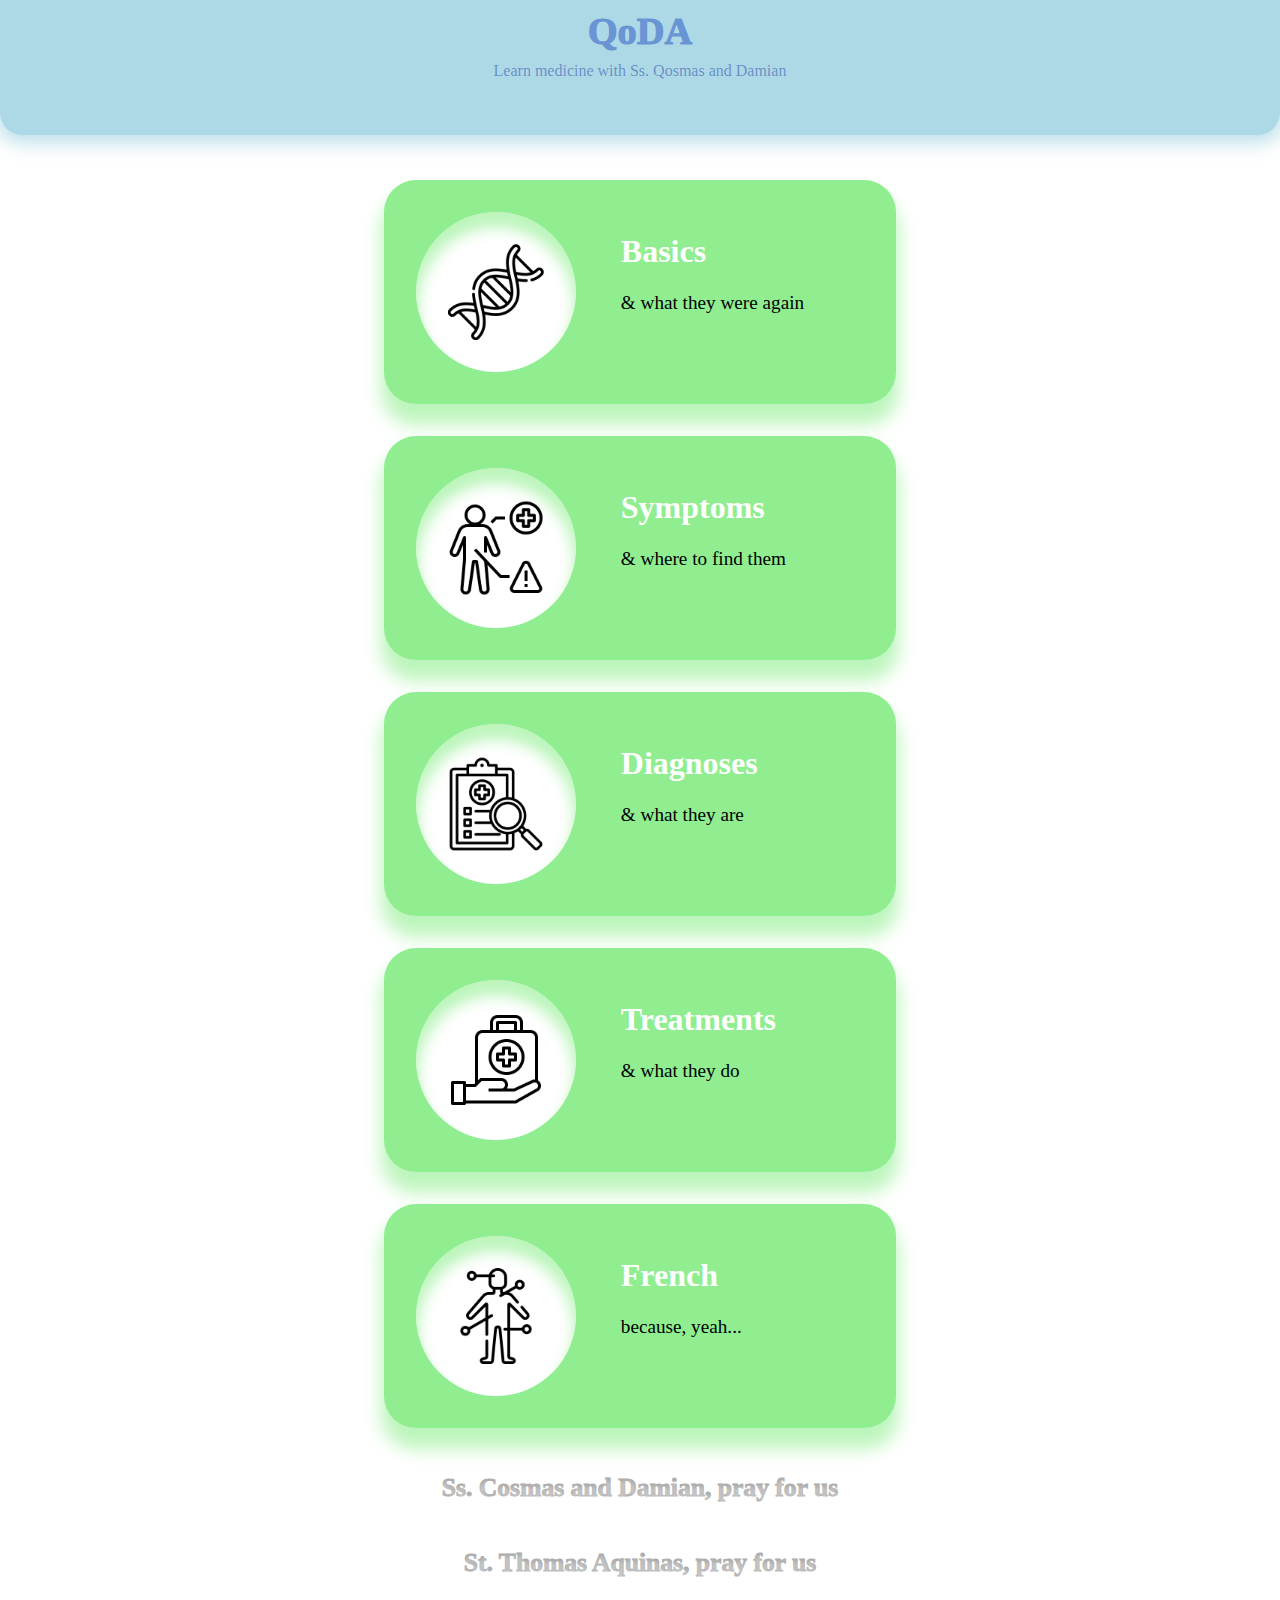
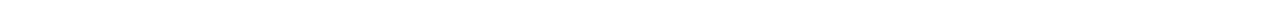
<file: index.html>
<html>

<head>
    
    <meta name="viewport" content="width=device-width, initial-scale=1.0, viewport-fit=cover">
    <title>FarmaCo: Farmacologie voor co-assistenten</title>
    <link rel="stylesheet" type="text/css" href="style.css" />

</head>
<body onclick="openFullscreen()">

    <script type="text/javascript" src="tools_rehearser.js"></script>

    <div class="top-menu">

        <div class="main-title"> QoDA </div>
        <div class="main-subtitle"> Learn medicine with Ss. Qosmas and Damian</div>

    </div>    

    <div class="main-container" id="main-container">

        <div class="card" onclick="location.href='page_basics.html'">

            <div class="bubble">
                <img src="./Images/DNA.png">
            </div>

            <div class="text-right">

                <H1> Basics </H1>
                <p> & what they were again </p>

            </div>

        </div>
        
        <div class="card" onclick="location.href='page_symptoms.html'">

            <div class="bubble">
                <img src="./Images/Symptoms.png">
            </div>

            <div class="text-right">

                <H1> Symptoms </H1>
                <p> & where to find them </p>

            </div>

        </div>

        <div class="card" onclick="location.href='page_diagnoses.html'">

            <div class="bubble">
                <img src="./Images/Diagnoses.png">
            </div>

            <div class="text-right">

                <H1> Diagnoses </H1>
                <p> & what they are </p>

            </div>

        </div>

        <div class="card" onclick="location.href='page_treatment.html'">

            <div class="bubble">
                <img src="./Images/Treatment.png">
            </div>

            <div class="text-right">

                <H1> Treatments </H1>
                <p> & what they do </p>

            </div>

        </div>

        <div class="card" onclick="location.href='page_french.html'">

            <div class="bubble">
                <img src="./Images/Whole_body.png">
            </div>

            <div class="text-right">

                <H1> French </H1>
                <p> because, yeah... </p>

            </div>

        </div>

        <div class="inset-prayer"> <p> Ss. Cosmas and Damian, pray for us </p> </div>

        <div class="inset-prayer"> <p> St. Thomas Aquinas, pray for us </p> </div>

    </div>

</body>

</html>
</file>
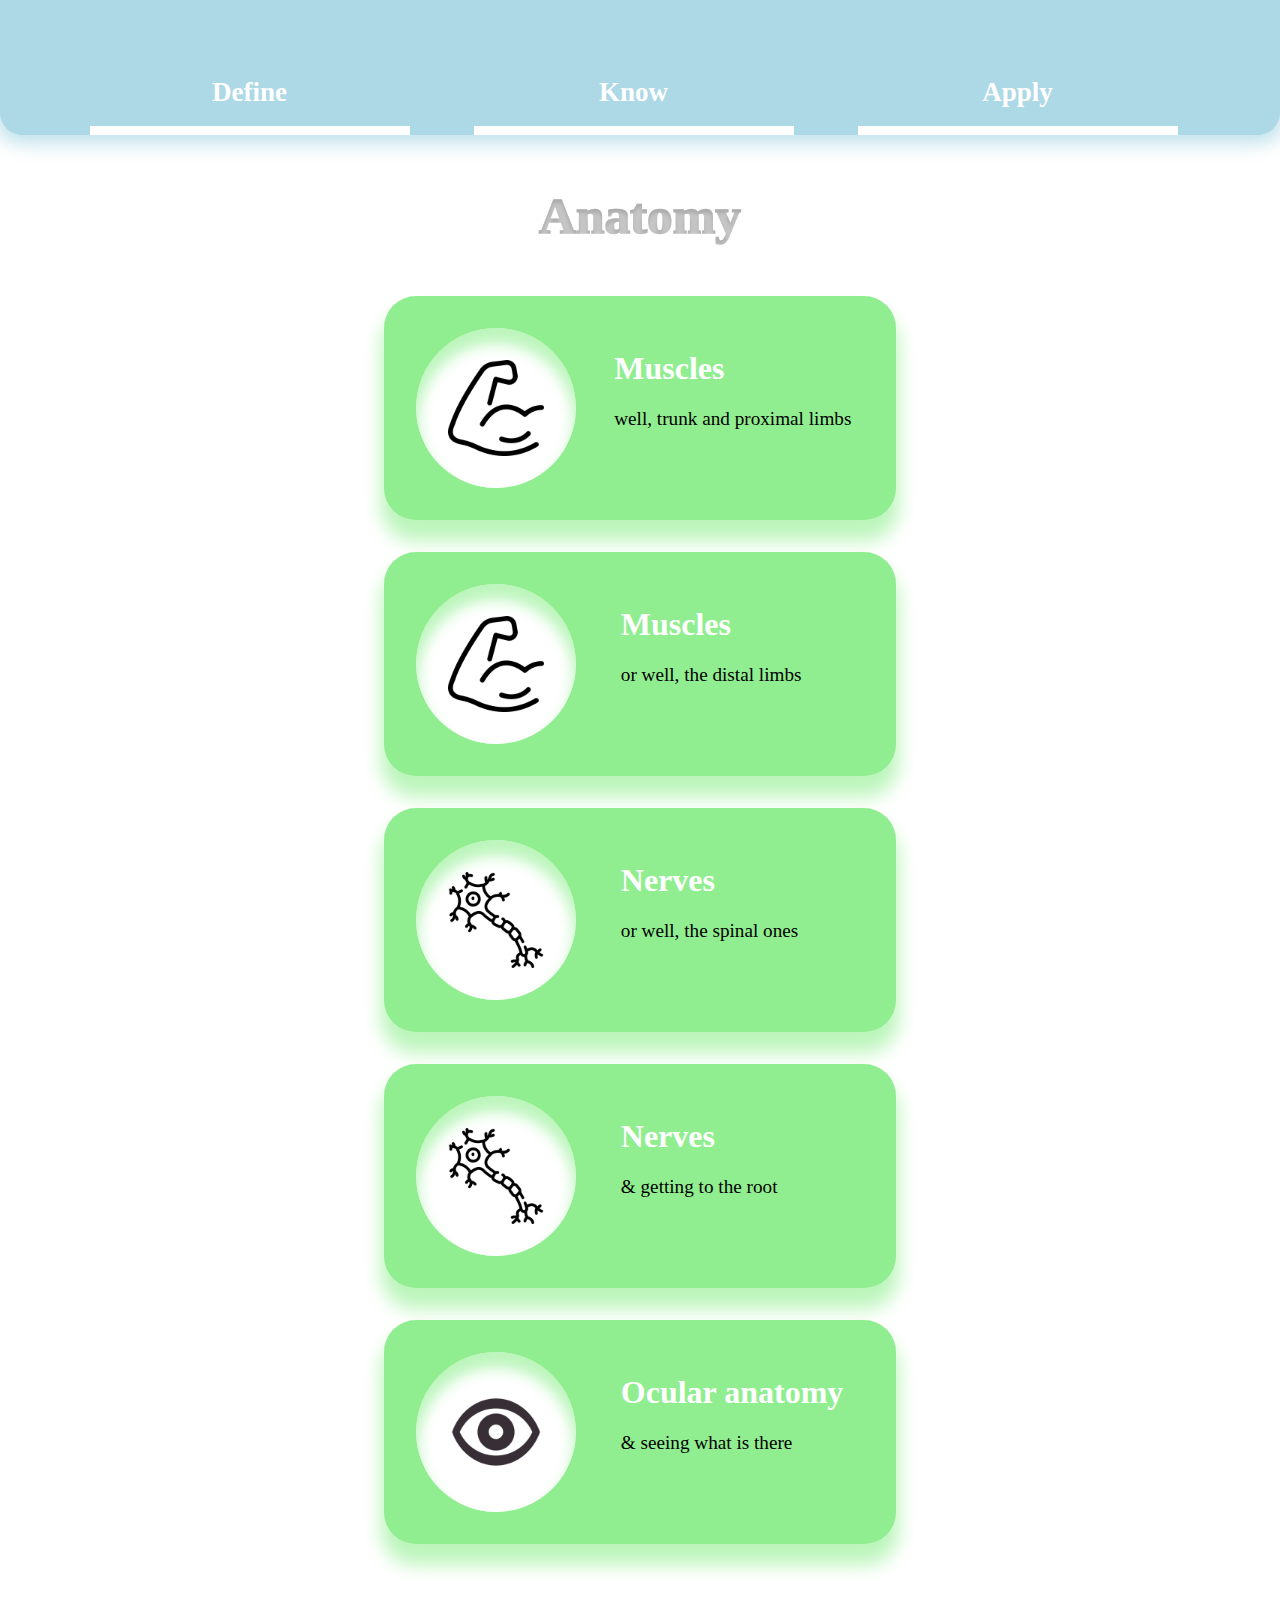
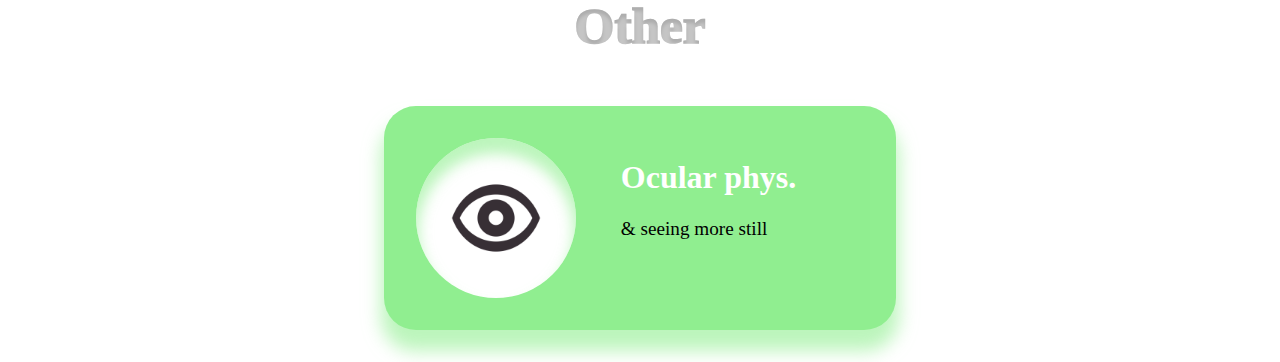
<file: page_basics.html>
<html>


<head>
    
    <meta name="viewport" content="width=device-width, initial-scale=1.0, viewport-fit=cover">
    <title>FarmaCo: Farmacologie voor co-assistenten</title>
    <link rel="stylesheet" type="text/css" href="style.css" />

</head>
<body onclick="openFullscreen()">

    <script type="text/javascript" src="tools_rehearser.js"></script>

    <div class="top-menu">

        <div class="menu-item" id="item-1 active" onclick="location.href='page_basics.html'">

            Define

        </div>

        <div class="menu-item" id="item-2" onclick="location.href='page_basics_know.html'">

            Know

        </div>

        <div class="menu-item" id="item-4" onclick="location.href='page_basics_apply.html'">

            Apply

        </div>

    </div>    

    <div class="main-container" id="main-container">
        
        <div class="inset"> <p> Anatomy </p> </div>

        <div class="card" onclick="start_basics('Muscular', 0)">

            <div class="bubble">
                <img src="./Images/Muscle.png">
            </div>

            <div class="text-right">

                <H1> Muscles </H1>
                <p> well, trunk and proximal limbs </p>

            </div>

        </div>

        <div class="card" onclick="start_basics('Muscular', 1)">

            <div class="bubble">
                <img src="./Images/Muscle.png">
            </div>

            <div class="text-right">

                <H1> Muscles </H1>
                <p> or well, the distal limbs </p>

            </div>

        </div>

        <div class="card" onclick="start_basics('Nervous', 0)">

            <div class="bubble">
                <img src="./Images/Nerve.png">
            </div>

            <div class="text-right">

                <H1> Nerves </H1>
                <p> or well, the spinal ones </p>

            </div>

        </div>

        <div class="card" onclick="start_basics('Nervous', 1)">

            <div class="bubble">
                <img src="./Images/Nerve.png">
            </div>

            <div class="text-right">

                <H1> Nerves </H1>
                <p> & getting to the root </p>

            </div>

        </div>

        <div class="card" onclick="start_ophtho(1)">

            <div class="bubble">
                <img src="./Images/Eye.png">
            </div>

            <div class="text-right">

                <H1> Ocular anatomy </H1>
                <p> & seeing what is there </p>

            </div>

        </div>

        <div class="inset"> <p> Other </p> </div>

        <div class="card" onclick="start_ophtho(2)">

            <div class="bubble">
                <img src="./Images/Eye.png">
            </div>

            <div class="text-right">

                <H1> Ocular phys. </H1>
                <p> & seeing more still </p>

            </div>

        </div>

    </div>

</body>

</html>
</file>
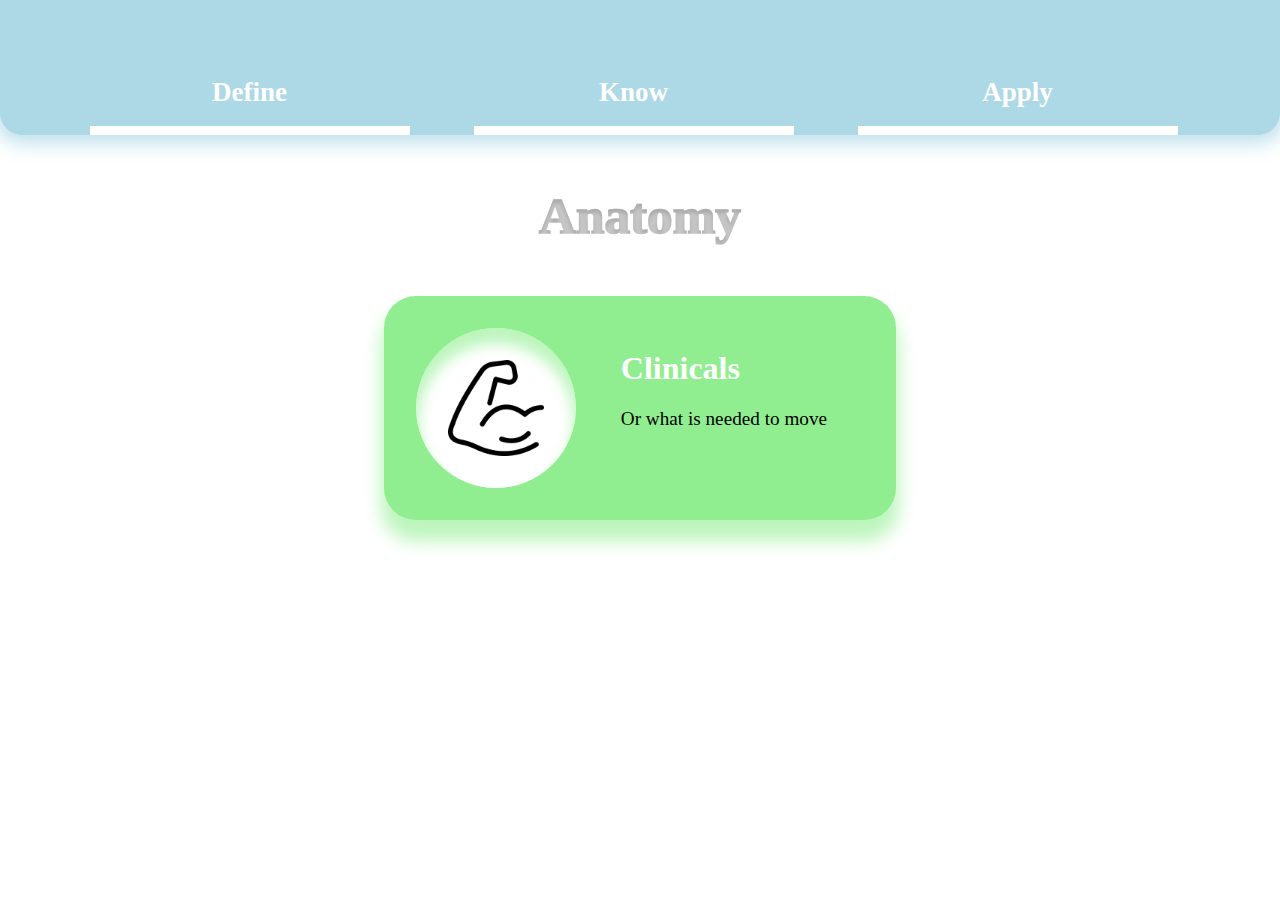
<file: page_basics_apply.html>
<html>


<head>
    
    <meta name="viewport" content="width=device-width, initial-scale=1.0, viewport-fit=cover">
    <title>FarmaCo: Farmacologie voor co-assistenten</title>
    <link rel="stylesheet" type="text/css" href="style.css" />

</head>
<body onclick="openFullscreen()">

    <script type="text/javascript" src="tools_rehearser.js"></script>

    <div class="top-menu">

        <div class="menu-item" id="item-1 active" onclick="location.href='page_basics.html'">

            Define

        </div>

        <div class="menu-item" id="item-2" onclick="location.href='page_basics_know.html'">

            Know

        </div>

        <div class="menu-item" id="item-4" onclick="location.href='page_basics_apply.html'">

            Apply

        </div>

    </div>     

    <div class="main-container" id="main-container">
        
        <div class="inset"> <p> Anatomy </p> </div>

        <div class="card" onclick="start_basics('Muscular', 2)">

            <div class="bubble">
                <img src="./Images/Muscle.png">
            </div>

            <div class="text-right">

                <H1> Clinicals </H1>
                <p> Or what is needed to move </p>

            </div>

        </div>

    </div>

</body>

</html>
</file>
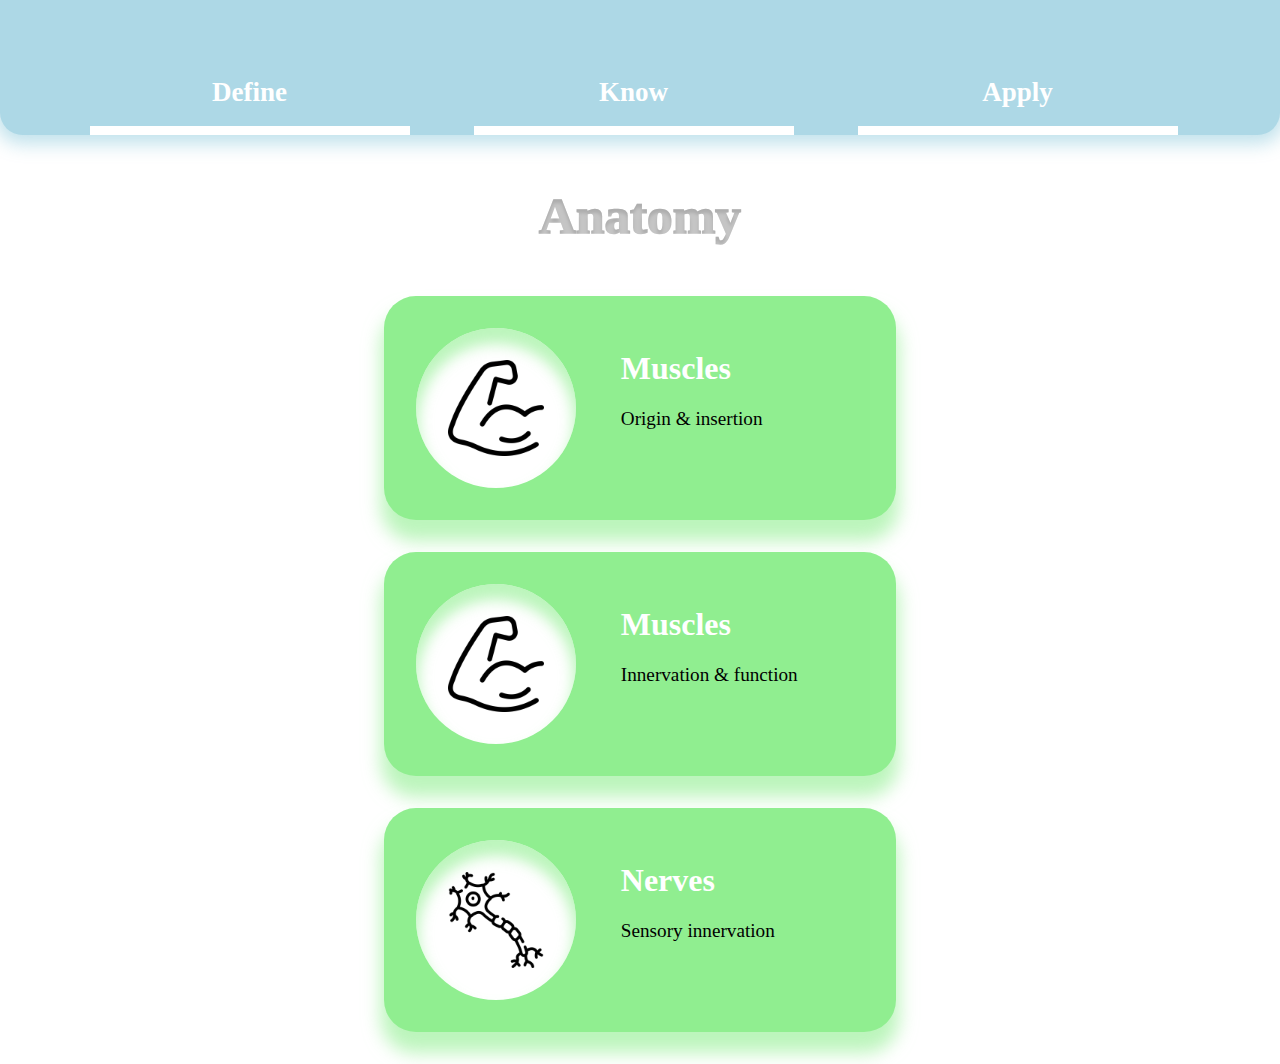
<file: page_basics_know.html>
<html>


<head>
    
    <meta name="viewport" content="width=device-width, initial-scale=1.0, viewport-fit=cover">
    <title>FarmaCo: Farmacologie voor co-assistenten</title>
    <link rel="stylesheet" type="text/css" href="style.css" />

</head>
<body onclick="openFullscreen()">

    <script type="text/javascript" src="tools_rehearser.js"></script>

    <div class="top-menu">

        <div class="menu-item" id="item-1 active" onclick="location.href='page_basics.html'">

            Define

        </div>

        <div class="menu-item" id="item-2" onclick="location.href='page_basics_know.html'">

            Know

        </div>

        <div class="menu-item" id="item-4" onclick="location.href='page_basics_apply.html'">

            Apply

        </div>

    </div>      

    <div class="main-container" id="main-container">
        
        <div class="inset"> <p> Anatomy </p> </div>

        <div class="card" onclick="start_basics('Muscular', 2)">

            <div class="bubble">
                <img src="./Images/Muscle.png">
            </div>

            <div class="text-right">

                <H1> Muscles </H1>
                <p> Origin & insertion </p>

            </div>

        </div>

        <div class="card" onclick="start_basics('Muscular', 3)">

            <div class="bubble">
                <img src="./Images/Muscle.png">
            </div>

            <div class="text-right">

                <H1> Muscles </H1>
                <p> Innervation & function </p>

            </div>

        </div>

        <div class="card" onclick="start_basics('Nervous', 2)">

            <div class="bubble">
                <img src="./Images/Nerve.png">
            </div>

            <div class="text-right">

                <H1> Nerves </H1>
                <p> Sensory innervation </p>

            </div>

        </div>

    </div>

</body>

</html>
</file>
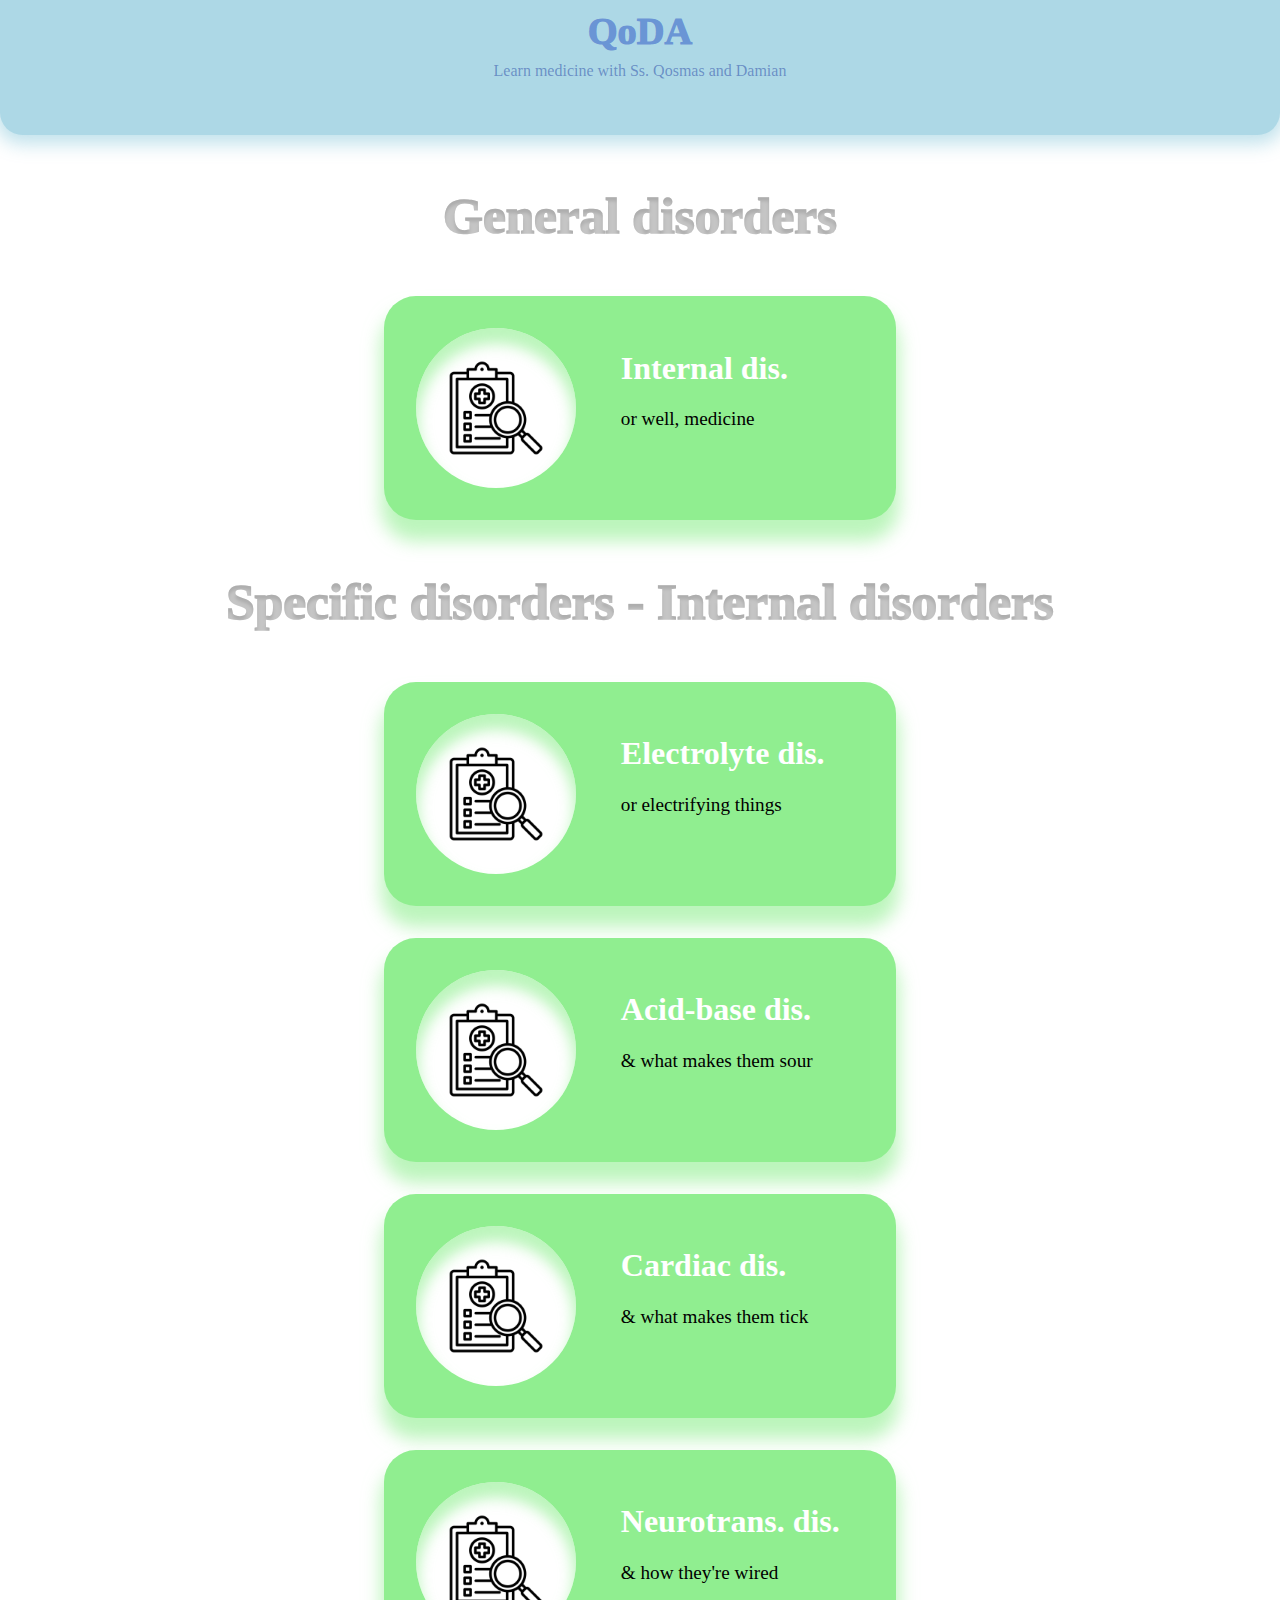
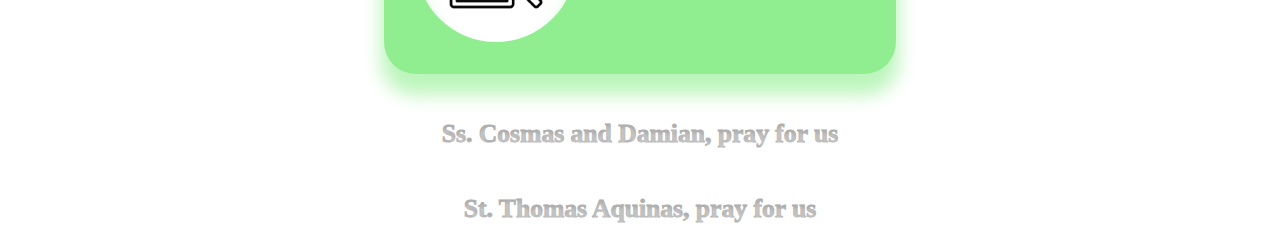
<file: page_diagnoses.html>
<html>

<head>
    
    <meta name="viewport" content="width=device-width, initial-scale=1.0, viewport-fit=cover">
    <title>FarmaCo: Farmacologie voor co-assistenten</title>
    <link rel="stylesheet" type="text/css" href="style.css" />

</head>
<body onclick="openFullscreen()">

    <script type="text/javascript" src="tools_rehearser.js"></script>

    <div class="top-menu">

        <div class="main-title"> QoDA </div>
        <div class="main-subtitle"> Learn medicine with Ss. Qosmas and Damian</div>

    </div>    

    <div class="main-container" id="main-container">

        <div class="inset"><p>General disorders</p></div>

        <div class="card" onclick="start_disorders('Internal')">

            <div class="bubble">
                <img src="./Images/Diagnoses.png">
            </div>

            <div class="text-right">

                <H1> Internal dis. </H1>
                <p> or well, medicine</p>

            </div>

        </div>

        <div class="inset"><p>Specific disorders - Internal disorders</p></div>

        <div class="card" onclick="start_disorders('Electrolyte')">

            <div class="bubble">
                <img src="./Images/Diagnoses.png">
            </div>

            <div class="text-right">

                <H1> Electrolyte dis. </H1>
                <p> or electrifying things</p>

            </div>

        </div>

        <div class="card" onclick="start_disorders('Acid-base')">

            <div class="bubble">
                <img src="./Images/Diagnoses.png">
            </div>

            <div class="text-right">

                <H1> Acid-base dis. </H1>
                <p> & what makes them sour </p>

            </div>

        </div>

        <div class="card" onclick="start_disorders('Cardiac')">

            <div class="bubble">
                <img src="./Images/Diagnoses.png">
            </div>

            <div class="text-right">

                <H1> Cardiac dis. </H1>
                <p> & what makes them tick </p>

            </div>

        </div>

        <div class="card" onclick="start_disorders('Cardiac')">

            <div class="bubble">
                <img src="./Images/Diagnoses.png">
            </div>

            <div class="text-right">

                <H1> Neurotrans. dis. </H1>
                <p> & how they're wired </p>

            </div>

        </div>

        <div class="inset-prayer"> <p> Ss. Cosmas and Damian, pray for us </p> </div>

        <div class="inset-prayer"> <p> St. Thomas Aquinas, pray for us </p> </div>

    </div>

</body>

</html>
</file>
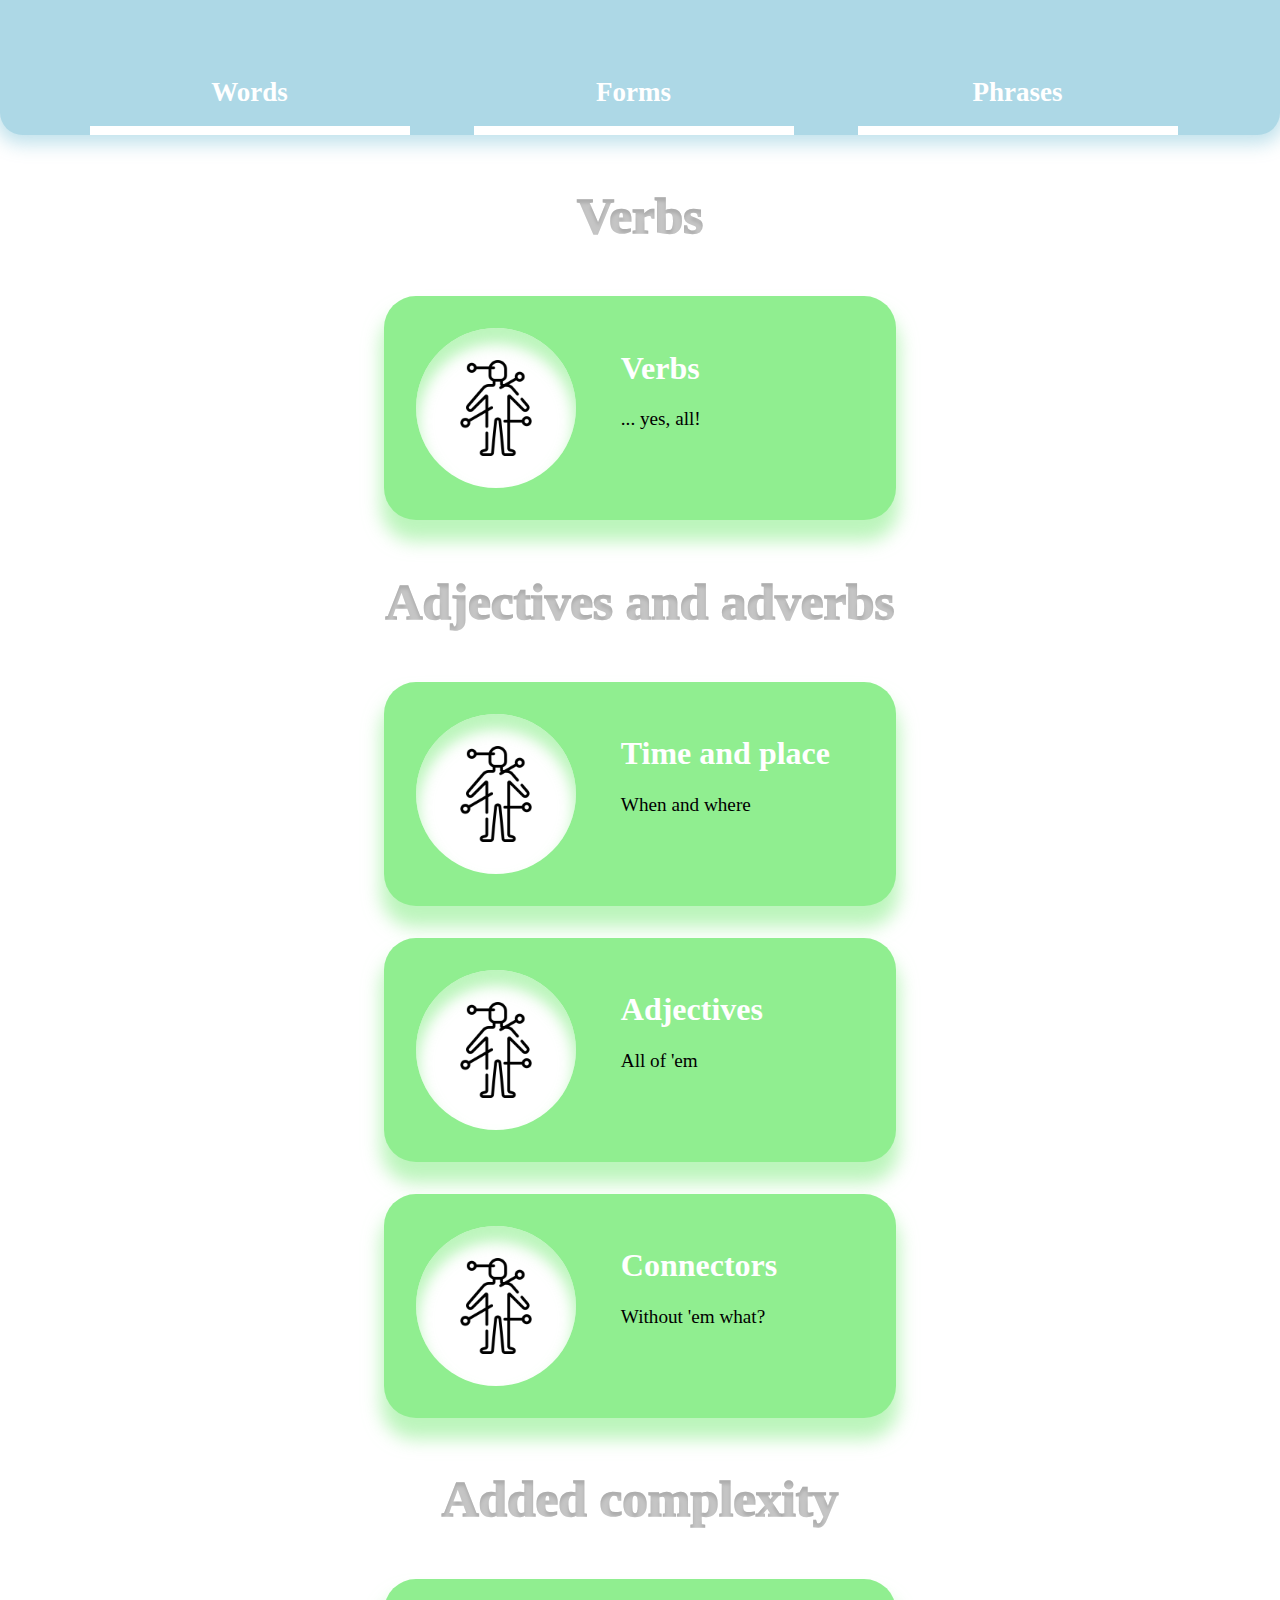
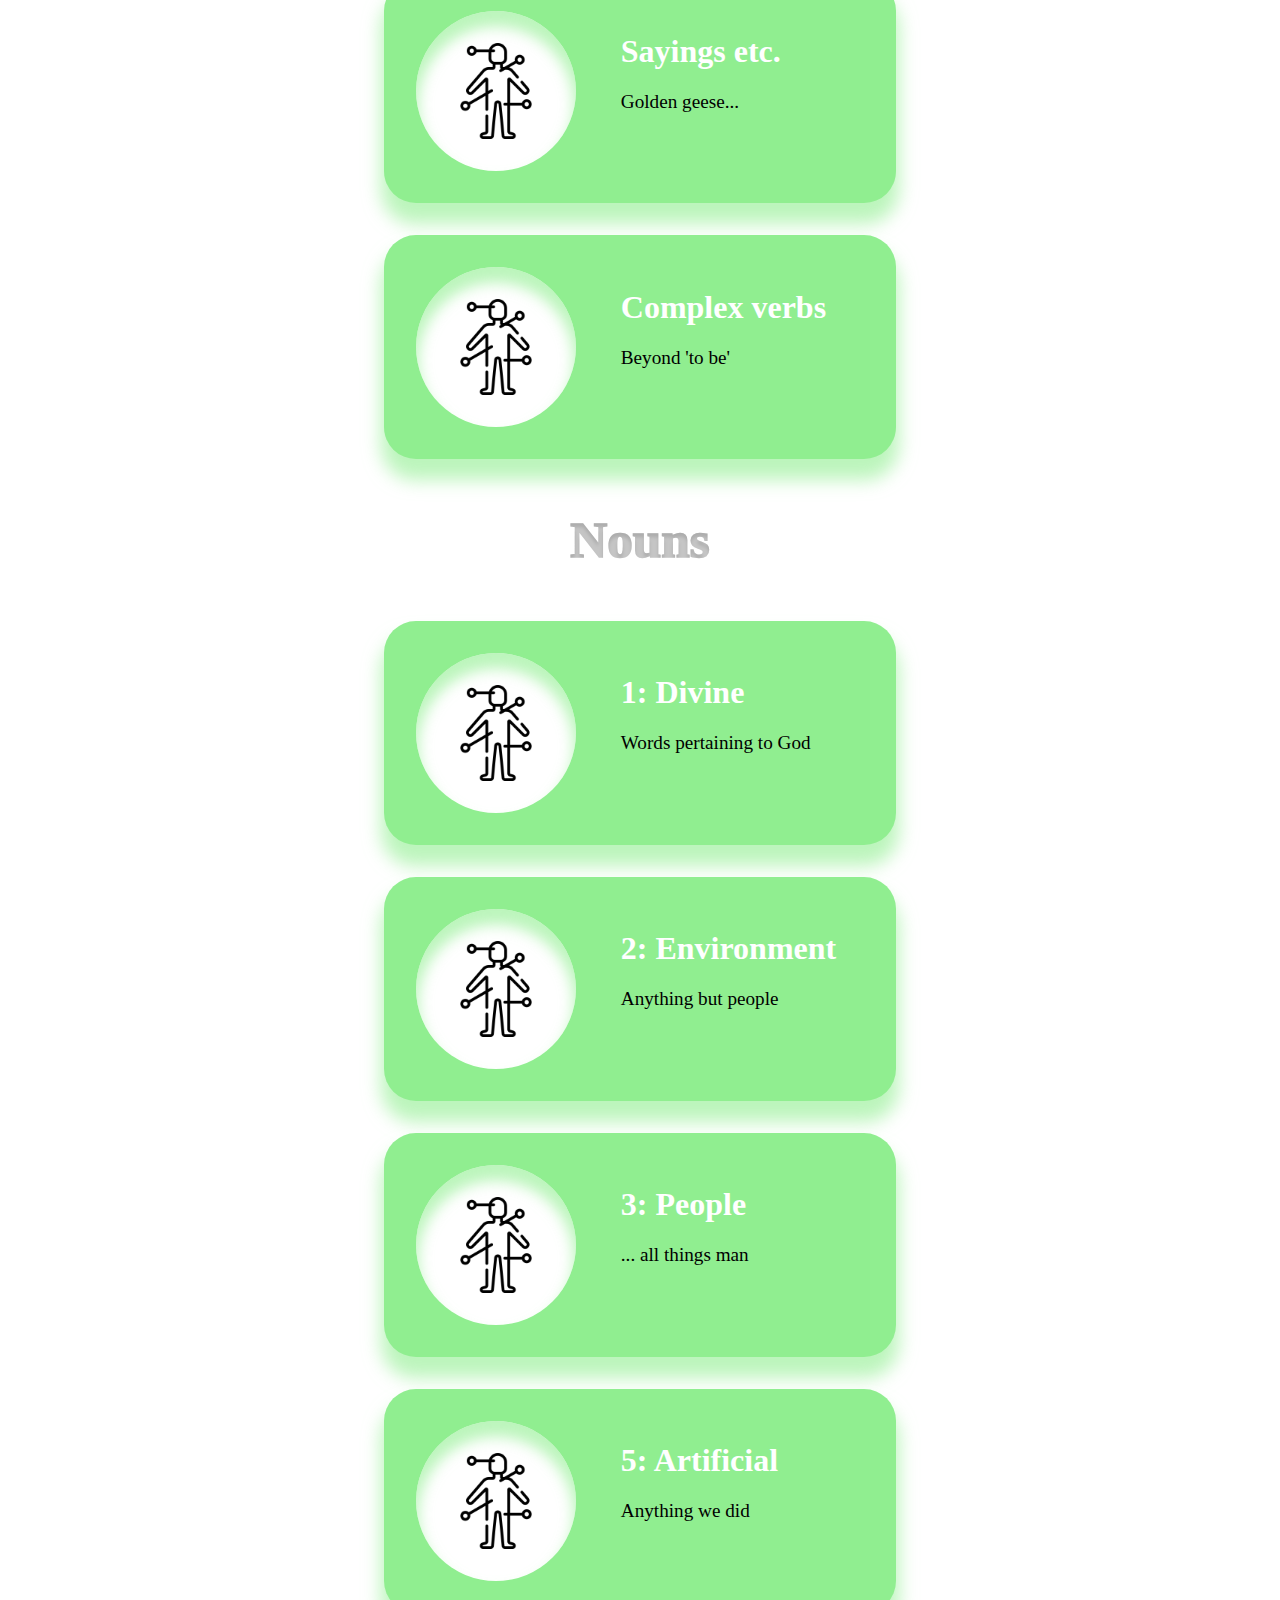
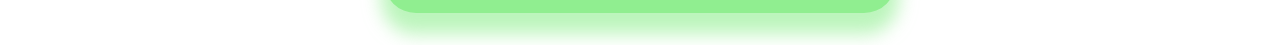
<file: page_french.html>
<html>

<head>
    
    <meta name="viewport" content="width=device-width, initial-scale=1.0, viewport-fit=cover">
    <title>FarmaCo: Farmacologie voor co-assistenten</title>
    <link rel="stylesheet" type="text/css" href="style.css" />

</head>
<body onclick="openFullscreen()">

    <script type="text/javascript" src="tools_rehearser.js"></script>

    <div class="top-menu">

        <div class="menu-item" id="item-1" onclick="location.href='page_french.html'">

            Words

        </div>

        <div class="menu-item" id="item-2" onclick="location.href='page_french_forms.html'">

            Forms

        </div>

        <div class="menu-item" id="item-4" onclick="toPage('French-phrases')">

            Phrases

        </div>

    </div>

    <div class="inset"> <p> Verbs </p> </div>

    <div class="card" onclick="start_french('Words', 'Verbs')">

        <div class="bubble">
            <img src="./Images/Whole_body.png">
        </div>

        <div class="text-right">

            <H1> Verbs </H1>
            <p> ... yes, all! </p>

        </div>

    </div>

    <div class="inset"> <p> Adjectives and adverbs </p> </div>

    <div class="card" onclick="start_french('Words', 'Time and place')">

        <div class="bubble">
            <img src="./Images/Whole_body.png">
        </div>

        <div class="text-right">

            <H1> Time and place </H1>
            <p> When and where </p>

        </div>

    </div>

    <div class="card" onclick="start_french('Words', 'Adjectives')">

        <div class="bubble">
            <img src="./Images/Whole_body.png">
        </div>

        <div class="text-right">

            <H1> Adjectives </H1>
            <p> All of 'em </p>

        </div>

    </div>

    <div class="card" onclick="start_french('Words', 'Connecting words')">

        <div class="bubble">
            <img src="./Images/Whole_body.png">
        </div>

        <div class="text-right">

            <H1> Connectors </H1>
            <p> Without 'em what? </p>

        </div>

    </div>

    <div class="inset"> <p> Added complexity </p> </div>

    <div class="card" onclick="start_french('Words', 'Phrases')">

        <div class="bubble">
            <img src="./Images/Whole_body.png">
        </div>

        <div class="text-right">

            <H1> Sayings etc. </H1>
            <p> Golden geese... </p>

        </div>

    </div>

    <div class="card" onclick="start_french('Words', 'Verb phrases')">

        <div class="bubble">
            <img src="./Images/Whole_body.png">
        </div>

        <div class="text-right">

            <H1> Complex verbs </H1>
            <p> Beyond 'to be' </p>

        </div>

    </div>

    <div class="inset"> <p> Nouns </p> </div>

    <div class="main-container" id="main-container">

        <div class="card" onclick="start_french('Words', '1: Pertaining to God')">

            <div class="bubble">
                <img src="./Images/Whole_body.png">
            </div>

            <div class="text-right">

                <H1> 1: Divine </H1>
                <p> Words pertaining to God </p>

            </div>

        </div>

        <div class="card" onclick="start_french('Words', '2: Pertaining to our environment')">

            <div class="bubble">
                <img src="./Images/Whole_body.png">
            </div>

            <div class="text-right">

                <H1> 2: Environment </H1>
                <p> Anything but people </p>

            </div>

        </div>

        <div class="card" onclick="start_french('Words', '3: Pertaining to humans directly')">

            <div class="bubble">
                <img src="./Images/Whole_body.png">
            </div>

            <div class="text-right">

                <H1> 3: People </H1>
                <p> ... all things man </p>

            </div>

        </div>

        <div class="card" onclick="start_french('Words', '5: Pertaining to things made by humans')">

            <div class="bubble">
                <img src="./Images/Whole_body.png">
            </div>

            <div class="text-right">

                <H1> 5: Artificial </H1>
                <p> Anything we did </p>

            </div>

        </div>    

</body>

</html>
</file>
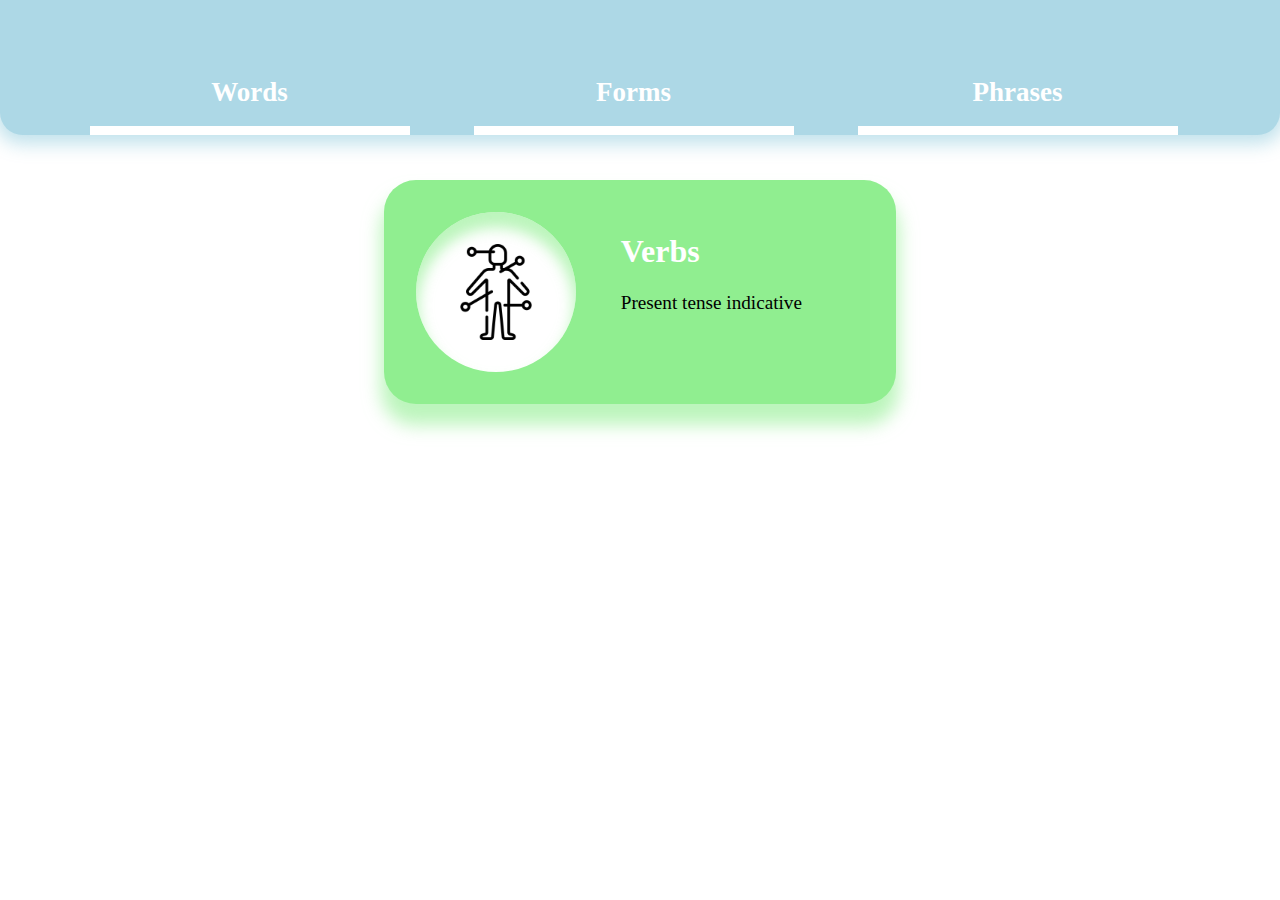
<file: page_french_forms.html>
<html>

<head>
    
    <meta name="viewport" content="width=device-width, initial-scale=1.0, viewport-fit=cover">
    <title>FarmaCo: Farmacologie voor co-assistenten</title>
    <link rel="stylesheet" type="text/css" href="style.css" />

</head>
<body onclick="openFullscreen()">

    <script type="text/javascript" src="tools_rehearser.js"></script>

    <div class="top-menu">

        <div class="menu-item" id="item-1" onclick="location.href='page_french.html'">

            Words

        </div>

        <div class="menu-item" id="item-2" onclick="location.href='page_french_forms.html'">

            Forms

        </div>

        <div class="menu-item" id="item-4" onclick="toPage('French-phrases')">

            Phrases

        </div>

    </div>    

    <div class="card" onclick="start_french('Conjugation', 'Verbs')">

        <div class="bubble">
            <img src="./Images/Whole_body.png">
        </div>

        <div class="text-right">

            <H1> Verbs </H1>
            <p> Present tense indicative </p>

        </div>

    </div>

</body>

</html>
</file>
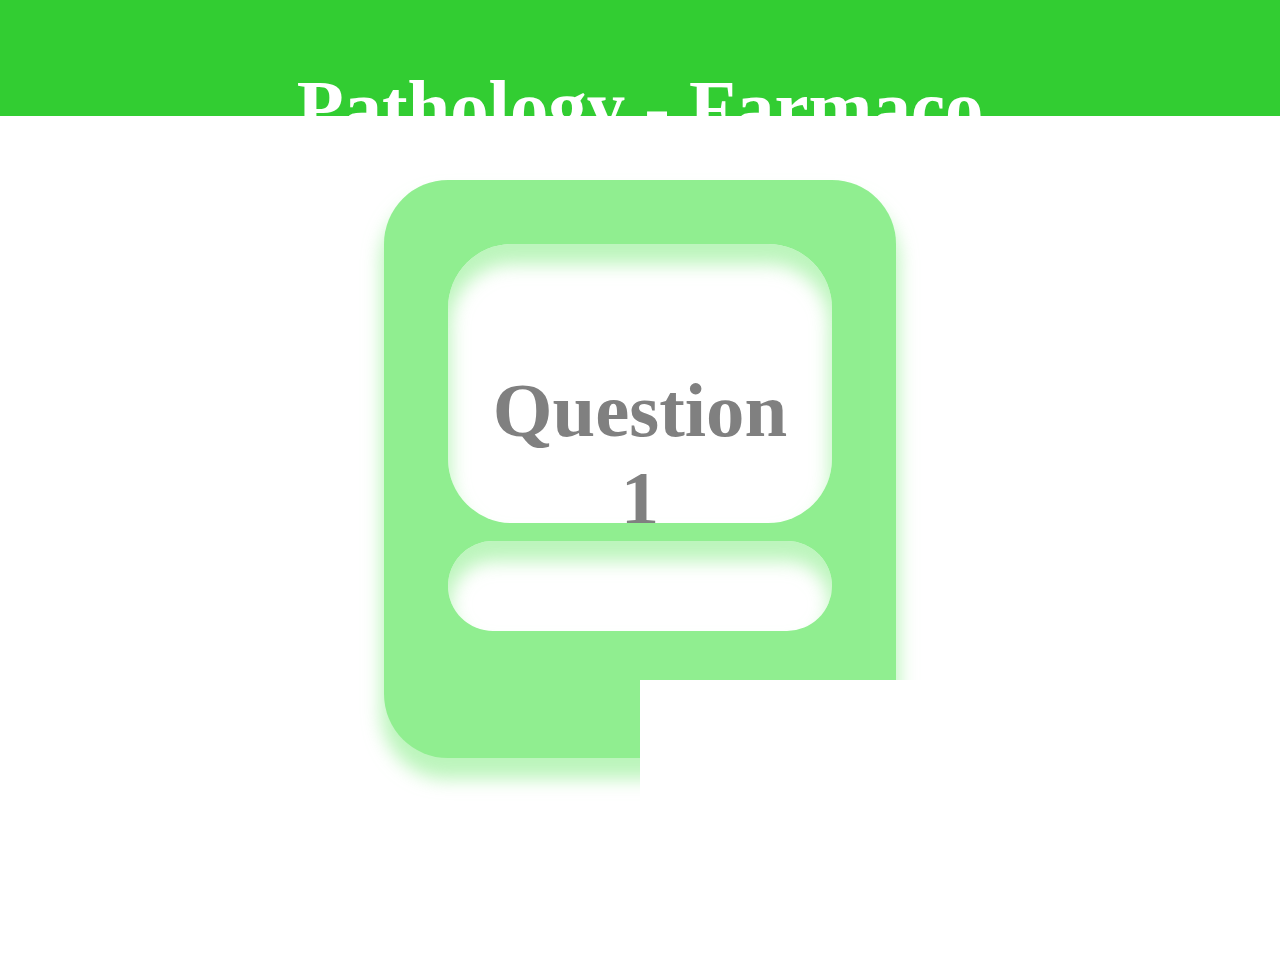
<file: page_pathology_farmaco.html>
<html>

<head>
    <meta name="viewport" content="width=device-width, initial-scale=1">
    <title>QoDA: Farmaco</title>
    <link rel="stylesheet" type="text/css" href="style.css" />

</head>
<body onload="setUp()">

    <script type="text/javascript" src="tools_rehearser.js"></script>
    
    <div class="title-card">
        <h1 id="true-title">Pathology - Farmaco</h1>
    </div>

    <!--

    <div class="ogham-bar">
        <div class="ogham-zero" id="beith"></div>
        <div class="ogham-zero" id="luis"></div>
        <div class="ogham-zero" id="fearn"></div>
        <div class="ogham-zero" id="saille"></div>
        <div class="ogham-zero" id="nuin"></div>
    </div>

    -->
    
    <div class = "question-card">

        <div class="question-title-card">

            <h1 id="question-title">Question 1</h1>
            <p id ="question-description">What is the name of this disease?</p>
        
        </div>

        <div class="question-input-card" id="question-input-card">
            <input type="text" id="text-field">
            <input type="button" class="button" id ="check-button" value="Check" onclick="checkMnemonicAnswer()"> 
        </div>

        <div id="remark-card">
            
            <p id ="question-description"></p>
        
        </div>

    </div>

</body>

</html>
</file>
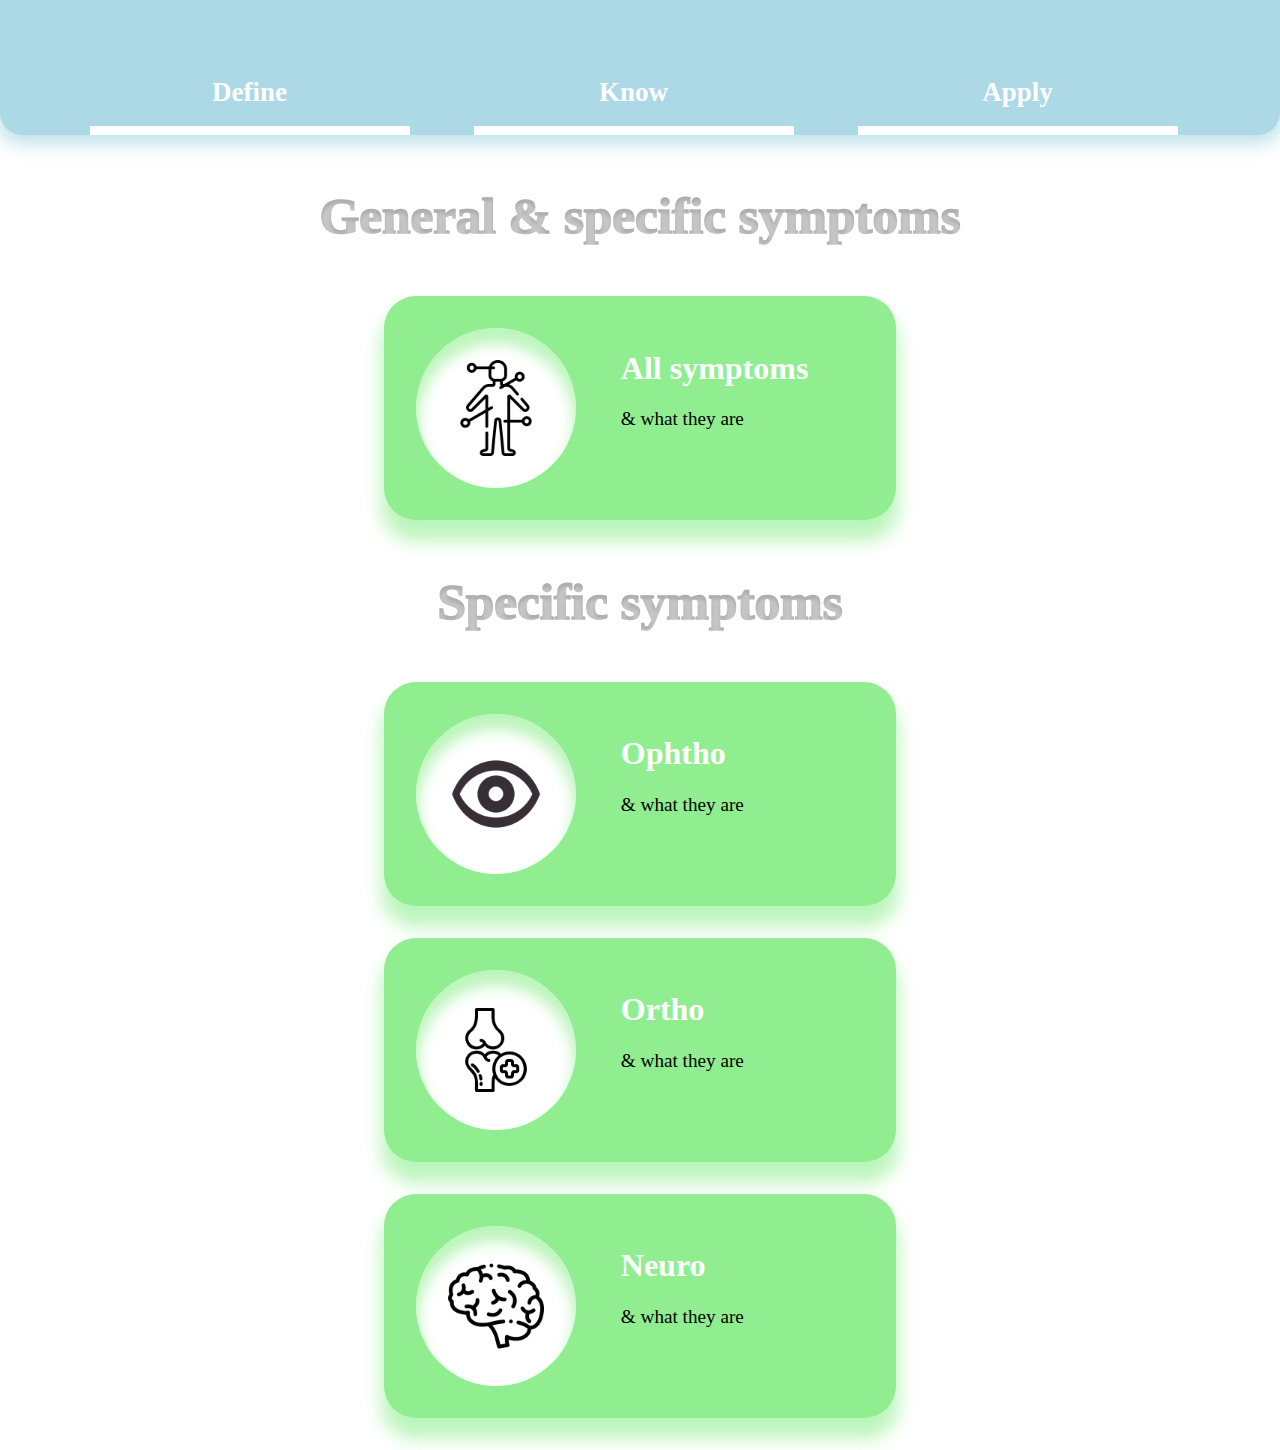
<file: page_symptoms.html>
<html>

<head>
    
    <meta name="viewport" content="width=device-width, initial-scale=1.0, viewport-fit=cover">
    <title>FarmaCo: Farmacologie voor co-assistenten</title>
    <link rel="stylesheet" type="text/css" href="style.css" />

</head>
<body onclick="openFullscreen()">

    <script type="text/javascript" src="tools_rehearser.js"></script>

    <div class="top-menu">

        <div class="menu-item" id="item-1" onclick="toPage('Symptoms-define')">

            Define

        </div>

        <div class="menu-item" id="item-2" onclick="toPage('Symptoms-know')">

            Know

        </div>

        <div class="menu-item" id="item-4" onclick="toPage('Symptoms-apply')">

            Apply

        </div>

    </div>    

    <div class="main-container" id="main-container">
        
        <div class="inset"> <p> General & specific symptoms </p> </div>

        <div class="card" onclick="start_symptoms('All', 1)">

            <div class="bubble">
                <img src="./Images/Whole_body.png">
            </div>

            <div class="text-right">

                <H1> All symptoms </H1>
                <p> & what they are </p>

            </div>

        </div>

        <div class="inset"> <p> Specific symptoms </p> </div>

        <div class="card" onclick="start_symptoms('Ocular', 1)">

            <div class="bubble">
                <img src="./Images/Eye.png">
            </div>

            <div class="text-right">

                <H1> Ophtho </H1>
                <p> & what they are </p>

            </div>

        </div>

        <div class="card" onclick="start_symptoms('Orthopaedic', 1)">

            <div class="bubble">
                <img src="./Images/Bone.png">
            </div>

            <div class="text-right">

                <H1> Ortho </H1>
                <p> & what they are </p>

            </div>

        </div>

        <div class="card" onclick="start_symptoms('Neurological', 1)">

            <div class="bubble">
                <img src="./Images/Brain.png">
            </div>

            <div class="text-right">

                <H1> Neuro </H1>
                <p> & what they are </p>

            </div>

        </div>

    </div>

</body>

</html>
</file>
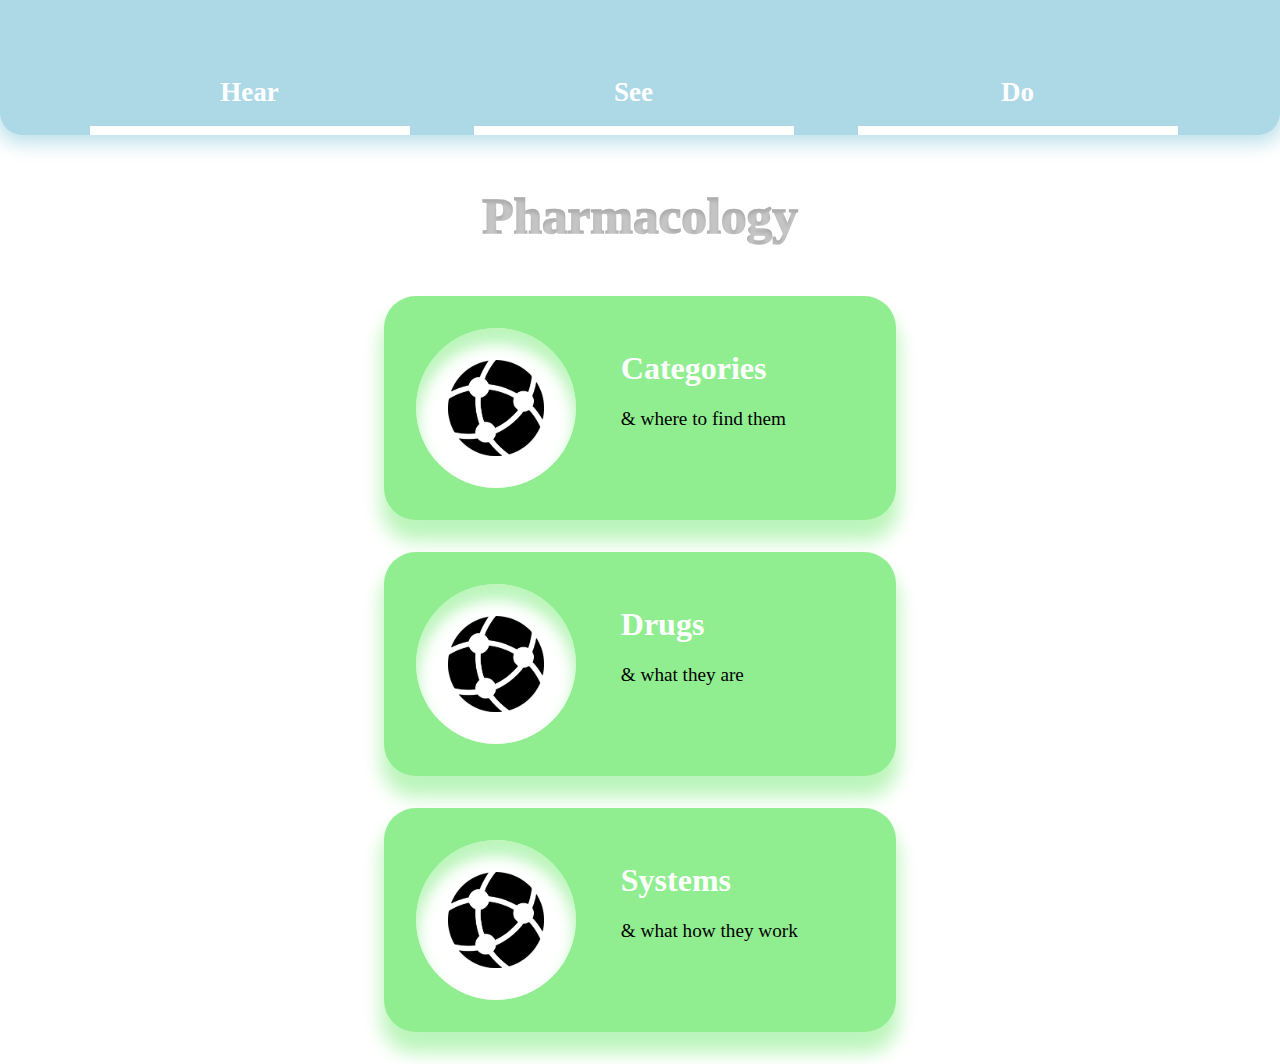
<file: page_treatment.html>
<html>

<head>
    
    <meta name="viewport" content="width=device-width, initial-scale=1.0, viewport-fit=cover">
    <title>FarmaCo: Farmacologie voor co-assistenten</title>
    <link rel="stylesheet" type="text/css" href="style.css" />

</head>
<body onclick="openFullscreen()">

    <script type="text/javascript" src="tools_rehearser.js"></script>

    <div class="top-menu">

        <div class="menu-item" id="item-1" onclick="to_page('Order')">

            Hear

        </div>

        <div class="menu-item" id="item-2" onclick="to_page('Recognise')">

            See

        </div>

        <div class="menu-item" id="item-4" onclick="to_page('Do')">

            Do

        </div>

    </div>    

    <div class="main-container" id="main-container">

        <div class="inset"> <p> Pharmacology </p> </div>

        <div class="card" onclick="start_level(1)">

            <div class="bubble">
                <img src="./Images/Network.png">
            </div>

            <div class="text-right">

                <H1> Categories </H1>
                <p> & where to find them </p>

            </div>

        </div>
        
        <div class="card" onclick="start_level(2)">

            <div class="bubble">
                <img src="./Images/Network.png">
            </div>

            <div class="text-right">

                <H1> Drugs </H1>
                <p> & what they are</p>

            </div>

        </div>

        <div class="card" onclick="startSystems()">

            <div class="bubble">
                <img src="./Images/Network.png">
            </div>

            <div class="text-right">

                <H1> Systems </H1>
                <p> & what how they work </p>

            </div>

        </div>

    </div>

</body>

</html>
</file>
<file: style.css>
body {
    padding: 0px;
    margin: 0px;
    font-family: 'Segoe UI';
}

/* Define fonts */

h1 {
    font-weight: bolder;
    font-size: 6vw;
}

h4 {
    font-weight: bold;
    font-size: 4vw;
    color: white
}

.main-card p {
    color: white
}

.title-card {
    width: 90vw;
    height: 10vh;
    text-align: center;
    padding-left: 5vw;
    padding-right: 5vw;
    padding-top: 1vw;
    padding-bottom: 1vw;
    margin: 0px;
    background-color: limegreen;
    color: white
}

/* Hide scrollbar for Chrome, Safari and Opera */
::-webkit-scrollbar {
    display: none;
}

/* Chapter */

.chapter {
    background-color: darkgreen;
    color: white;
    text-align: center;
}

/* Top menu */

.top-menu {
    height: 15vh;
    background: lightblue;
    box-shadow: 0px 0.5vh 2vh 0.5vh rgba(173, 216, 230, 0.753);
    margin-bottom: 5vh;
    border-bottom-left-radius: 2.5vh;
    border-bottom-right-radius: 2.5vh;
    position: relative;
}

.menu-item {
    color: white;
    font-size: 3vh;
    font-weight: bold;
    position: absolute;
    bottom: 0;
    width: 25vw;
    padding-bottom: 2vh;
    margin-left: 7vw;
    margin-right: 0vw;
    text-align: center;
    border-bottom-width: 1vh;
    border-bottom-style: solid;
    border-bottom-color: white;
    transition-duration: 0.5s;
}

.menu-item:hover {
    transition-duration: 0.5s;
    box-shadow: 0px 1vh 2vh 1vh rgba(173, 216, 230, 0.753);
    padding-bottom: 3vh;
    border-bottom-width: 2vh;
}

#item-2 {
    margin-left: 37vw;
}

#item-4 {
    margin-left: 67vw;
}

/* Dividers */

/* The cards */

.card {
    /* Add shadows */
    background-color: lightgreen;
    box-shadow: 0px 2vh 2vh 0.25vh rgba(144, 238, 144, 0.6);
    display: grid;
    width: 35vw;
    height: 12.5vw;
    padding: 2.5vw;
    margin-left: 30vw;
    margin-bottom: 2.5vw;
    margin-top: 2.5vw;
    border-radius: 2.5vw;
    transition-duration: 0.5s;

}

.card:hover {
    transition-duration: 0.5s;
    box-shadow: 2vw 2vh 2vh 0.25vh rgba(144, 238, 144, 0.6);
    margin-left: 25vw;
    width: 35vw;
}

.card:hover > .bubble > img {
    width: 7.5vw;
    margin-left: 2.5vw;
    transition-duration: 0.25s;

}

.card:hover > .bubble {
    box-shadow: inset 1vw 1.5vh 1.5vh 0.25vh rgba(144, 238, 144, 0.602);
    transition-duration: 0.25s;
}

.card:active {
    background-color: lightcoral;
    transition-duration: 0.25s;
    box-shadow: 2vw 2vh 2vh 0.25vh rgba(240, 128, 128, 0.596);
}

.card:active > .bubble {
    box-shadow: inset 1vw 1.5vh 1.5vh 0.25vh rgba(240, 128, 128, 0.599);
    transition-duration: 0.25s;
}

.bubble {
    grid-column: 1;    
    background-color: white;

    width: 12.5vw;
    height: 12.5vw;
    border-radius: 12.5vw;

    transition-duration: 0.5s;

    box-shadow: inset 0px 1.5vh 1.5vh 0.25vh rgba(144, 238, 144, 0.602);
}

.bubble > img {
    transition-duration: 0.5s;
    width: 7.5vw;
    height: 7.5vw;
    margin: 2.5vw;
}

.text-right {
    grid-column: 2;
    padding-top: 0vw;
    margin-left: 2vw;
    text-align: left;
    min-width: 17.5vw;
}

.text-right p {
    font-size: 1.5vw;
    font-weight: 300;
}

.text-right H1 {
    font-size: 2.5vw;
    color: white;
    font-weight: 5vw;
    text-shadow: inset 0.1vw 0.15vh 0.15vh 0.0025vh rgba(144, 238, 144, 0.602);
}

#right {
    margin-left: 10vw;
}

#left {
    margin-left: 15vw;
}

p {
    font-size: 2vw;
}


#active:hover {
    box-shadow: 0px 2vh rgba(0, 128, 0, 1);
    transition: 0.3s;
}

/* Inset */

.inset {
    text-align: center;
}

.inset > p, .inset > h1 {
    text-shadow: 0px 0.4vh 0.4vh #fff, 0px 0px 0px lightgrey, 0px 0.4vh 0.4vh white;
    font-size: 4vw;
    font-weight: 1000;
    color: rgba(128, 128, 128, 0.46);
}

.inset-prayer {
    text-align: center;
    text-shadow: 0px 0.4vh 0.4vh #fff, 0px 0px 0px lightgrey, 0px 0.4vh 0.4vh white;
    font-size: 3vw;
    font-weight: 1000;
    margin-top: 5vh;
    color: rgba(128, 128, 128, 0.46);
}

/* Links */
a {
    color: black;
    text-decoration: none;
    transition: 0.3s;
}

a:hover, a:active {
    color: gray;
    transition: 0.3s;
}

/* Doing the whole question bit */

.question-card {
    /* Add shadows */
    background-color: lightgreen;
    box-shadow: 0px 2vh 2vh 0.25vh rgba(144, 238, 144, 0.6);
    display: grid;
    width: 30vw;
    height: 50vh;
    padding: 5vw;
    margin-left: 30vw;
    margin-bottom: 5vw;
    margin-top: 5vw;
    border-radius: 5vw;
}

#check-button {
    float: right;
    background-color: rgb(206, 255, 206);
}

#hint-button {
    float: left;
    background-color: rgb(255, 217, 217);
}

#next-button {
    margin-left: 0vw;
    float: left;
    background-color: rgb(206, 255, 206);
    width: 60vw;
}

#remark-card {
    color: black;
    height: 18vh;
    width: 60vw;
    padding: 5vw;
    margin-left: 15vw;
    margin-top: 5vh;
    background-color: white;
    overflow-y: scroll;
    text-align: center;
    font-size: 2vw;
}

.question-title-card {
    color: gray;
    height: 18vh;
    width: 25vw;
    padding-top: 8vh;
    padding-bottom: 5vh;
    padding-left: 2.5vw;
    padding-right: 2.5vw;
    box-shadow: inset 0px 2vh 2vh 0.25vh rgba(144, 238, 144, 0.6);
    background-color: white;
    text-align: center;
    border-radius: 5vw;
    overflow-y: scroll;
}

#text-field {
    width: 30vw;
    height: 10vh;
    font-weight: bold;
    font-size: 1vw;
    color: black;
    margin-top: 2vh;
    padding-left: 5vw;
    padding-right:5vw;
    border-radius: 5vw;
    border: none;
    box-shadow: inset 0px 2vh 2vh 0.25vh rgba(144, 238, 144, 0.6);
}

#question-inset {
    margin-top: 3vh;
}

.button {
    background-color: grey;
    height: 10vh;
    width: 10vh;
    border-radius: 5vw;
    font-weight: bold;
    font-size: 2.5vw;
    color: white;
    margin-top: 2.5vh;
    border: none;
    box-shadow: 0px 1vh 1vh 0.25vh rgba(101, 166, 101, 0.6);
    transition-duration: 0.5s;
}

.button:hover, .button:active {
    width: 20vh;
    transition-duration: 0.5s;
}

.question-input-card {
    display: inline-block;
}

.main-title {
    text-align: center;
    font-size: 3vw;
    font-weight: 1000;
    color: rgba(22, 65, 193, 0.46);
    padding-top: 1vh;
}

.main-subtitle {
    text-align: center;
    color: rgba(19, 53, 157, 0.46);
    margin-top: 1vh;
}   

@media only screen and (max-width: 600px) {

    p {
        font-size: 4vw;
    }

    /* Specific */

    .main-title {
        text-align: center;
        font-size: 8vw;
        font-weight: 1000;
        color: rgba(22, 65, 193, 0.46);
        padding-top: 2vh;
    }

    .main-subtitle {
        text-align: center;
        color: rgba(19, 53, 157, 0.46);
        margin-top: 2vh;
    }

    #question-inset {
        margin-top: 6vh;
    }

    .button {        
        background-color: white;
        height: 5vh;
        width: 5vh;
        border-radius: 3vh;
        font-weight: bold;
        font-size: 2.5vw;
        color: black;
        font-weight: bold;
        margin-top: 1vh;
        margin-left: 2vh;
        margin-right: 2vh;
        border: none;
        box-shadow: 0px 1vh 1vh 0.25vh rgba(101, 166, 101, 0.6);
        transition-duration: 0.5s;
    }

    .button:hover, .button:active {
        width: 10vh;
        transition-duration: 0.5s;
    }

    .question-title-card {
        color: gray;
        height: 15vh;
        padding-left: 5vw;
        padding-right: 5vw;
        border-radius: 5vw;
        padding-top: 4vh;
        padding-bottom: 0vh;
        width: 50vw;
    }

    #text-field {
        width: 60vw;
        font-size: 2.5vw;
        border: none;
        box-shadow: inset 0px 2vh 2vh 0.25vh rgba(144, 238, 144, 0.6);
    }

    .question-card {
        width: 60vw;
        height: 40vh;
        margin-left: 15vw;
    }

    /* The cards */

    .card {
        /* Add shadows */
        background-color: lightgreen;
        box-shadow: 0px 2vh 2vh 0.25vh rgba(144, 238, 144, 0.6);
        display: grid;
        width: 65vw;
        height: 25vw;
        padding: 5vw;
        margin-left: 13vw;
        margin-bottom: 5vw;
        margin-top: 5vw;
        border-radius: 5vw;
        transition-duration: 0.5s;

    }

    #remark-card {
        font-size: 4vw;
    }

    .card:hover {
        transition-duration: 0.5s;
        box-shadow: 2vw 2vh 2vh 0.25vh rgba(144, 238, 144, 0.6);
        margin-left: 15vw;
        width: 70vw;
    }

    .card:hover > .bubble > img {
        width: 15vw;
        margin-left: 3vw;
        transition-duration: 0.25s;

    }

    .card:hover > .bubble {
        box-shadow: inset 1vw 1.5vh 1.5vh 0.25vh rgba(144, 238, 144, 0.602);
        transition-duration: 0.25s;
    }

    .card:active {
        background-color: lightcoral;
        transition-duration: 0.25s;
        box-shadow: 2vw 2vh 2vh 0.25vh rgba(240, 128, 128, 0.596);
    }

    .card:active > .bubble {
        box-shadow: inset 1vw 1.5vh 1.5vh 0.25vh rgba(240, 128, 128, 0.599);
        transition-duration: 0.25s;
    }

    .bubble {
        grid-column: 1;    
        background-color: white;

        width: 25vw;
        height: 25vw;
        border-radius: 15vw;

        transition-duration: 0.5s;

        box-shadow: inset 0px 1.5vh 1.5vh 0.25vh rgba(144, 238, 144, 0.602);
    }

    .bubble > img {
        transition-duration: 0.5s;
        width: 15vw;
        height: 15vw;
        margin: 5vw;
    }

    .text-right {
        grid-column: 2;
        padding-top: 4vw;
        margin-left: 2vw;
        text-align: left;
        min-width: 35vw;
    }

    .text-right p {
        font-size: 3vw;
        font-weight: 300;
    }

    .text-right H1 {
        font-size: 5vw;
        color: white;
        font-weight: 5vw;
        text-shadow: inset 0.1vw 0.15vh 0.15vh 0.0025vh rgba(144, 238, 144, 0.602);
    }

    #right {
        margin-left: 10vw;
    }

    #left {
        margin-left: 15vw;
    }


    #active:hover {
        box-shadow: 0px 2vh rgba(0, 128, 0, 1);
        transition: 0.3s;
    }

    /* Inset */

    .inset {
        text-align: center;
    }

    .inset > p, .inset > h1 {
        text-shadow: 0px 0.4vh 0.4vh #fff, 0px 0px 0px lightgrey, 0px 0.4vh 0.4vh white;
        font-size: 8vw;
        font-weight: 1000;
        color: rgba(128, 128, 128, 0.46);
    }

    .inset-prayer {
        text-align: center;
        text-shadow: 0px 0.4vh 0.4vh #fff, 0px 0px 0px lightgrey, 0px 0.4vh 0.4vh white;
        font-size: 3vw;
        font-weight: 1000;
        margin-top: 5vh;
        color: rgba(128, 128, 128, 0.46);
    }

}

@keyframes correct { 
    0%      { color: rgba(128, 128, 128, 0.46); text-shadow: 0px 0.4vh 0.4vh #fff, 0px 0px 0px lightgrey, 0px 0.4vh 0.4vh white; } 
    50%     { color: rgb(101, 177, 101); text-shadow: 0px 0px 4vh rgb(101, 177, 101)} 
    100%    { color: rgba(128, 128, 128, 0.46); text-shadow: 0px 0.4vh 0.4vh #fff, 0px 0px 0px lightgrey, 0px 0.4vh 0.4vh white; }
}

@keyframes false { 
    0%      { color: rgba(128, 128, 128, 0.46); text-shadow: 0px 0.4vh 0.4vh #fff, 0px 0px 0px lightgrey, 0px 0.4vh 0.4vh white;} 
    50%     { color: rgb(182, 100, 100); text-shadow: 0px 0px 4vh rgb(182, 100, 100)} 
    100%    { color: rgba(128, 128, 128, 0.46); text-shadow: 0px 0.4vh 0.4vh #fff, 0px 0px 0px lightgrey, 0px 0.4vh 0.4vh white;}
}

@keyframes idle {
    100% {}
}

.button:active {
    background-color: lightgray;
}

#enter-button {
    width: 45vw;
    display: inline-block;
}

#expand-button {
    width: 45vw;
    display: inline-block;
}

#active-button {
    box-shadow: 0px 1.5vh rgba(0, 128, 0, 1);
    background-color: limegreen;
    width: 50vw;
    height: 5vh;
    border-radius: 5vw;
    font-weight: bold;
    font-size: 2.5vw;
    color: white;
    margin-top: 2.5vh;
}


/* The Ogham bar and related things*/

.ogham-bar {
    margin: 0px;
    padding: 0px;
    width: 100vw;
    height: 10vh;
}

.ogham-zero {
    float: left;
    background-color: grey;
    box-shadow: 0px 1.5vh rgb(60, 60, 60);
    width: 20vw;
    height: 5vh;
    padding: 0px;
}

.ogham-one {
    float: left;
    box-shadow: 0px 1.5vh rgba(0, 128, 0, 1);
    background-color: limegreen;
    width: 20vw;
    height: 6vh;
    padding: 0px;
}

.ogham-two {
    
    height: 7vh;
}

.ogham-three {
    height: 8vh;
}

.ogham-four {
    height: 9vh;
}

.ogham-five {
    height: 10vh;
}
</file>
